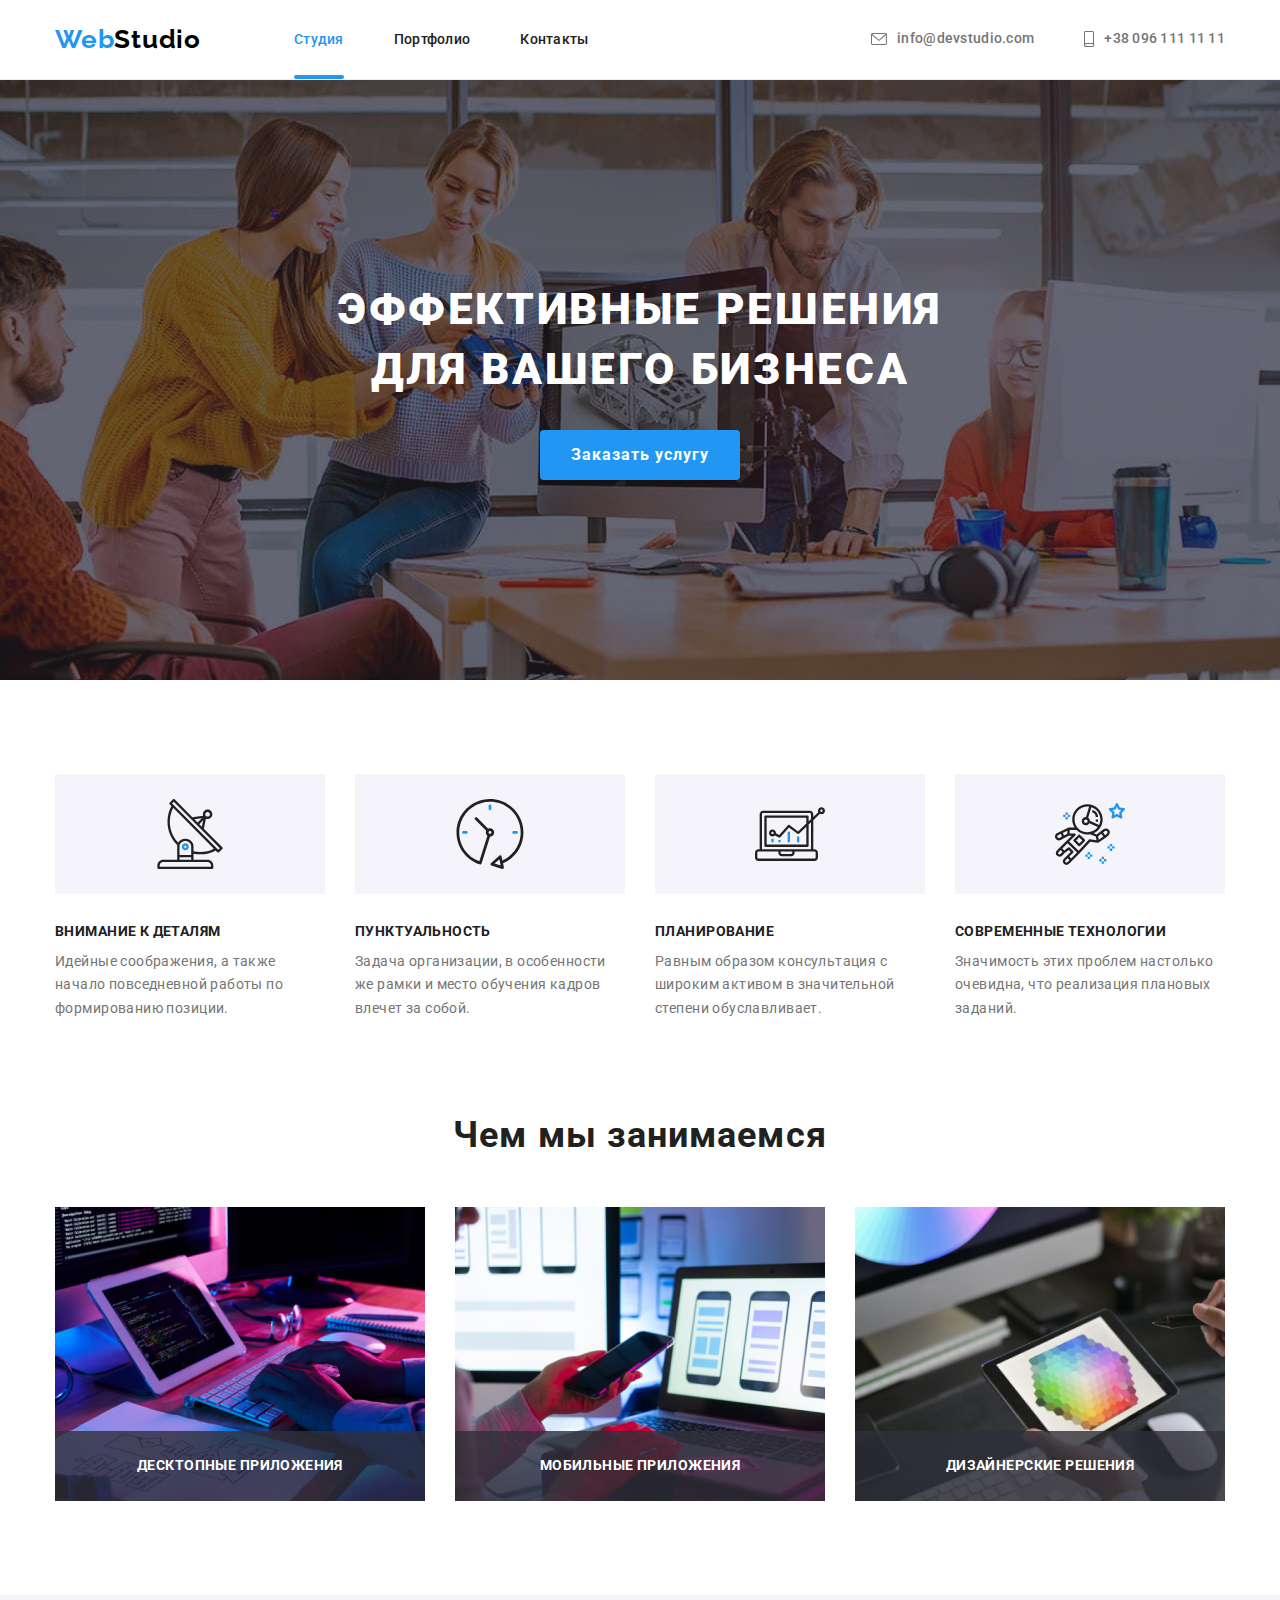
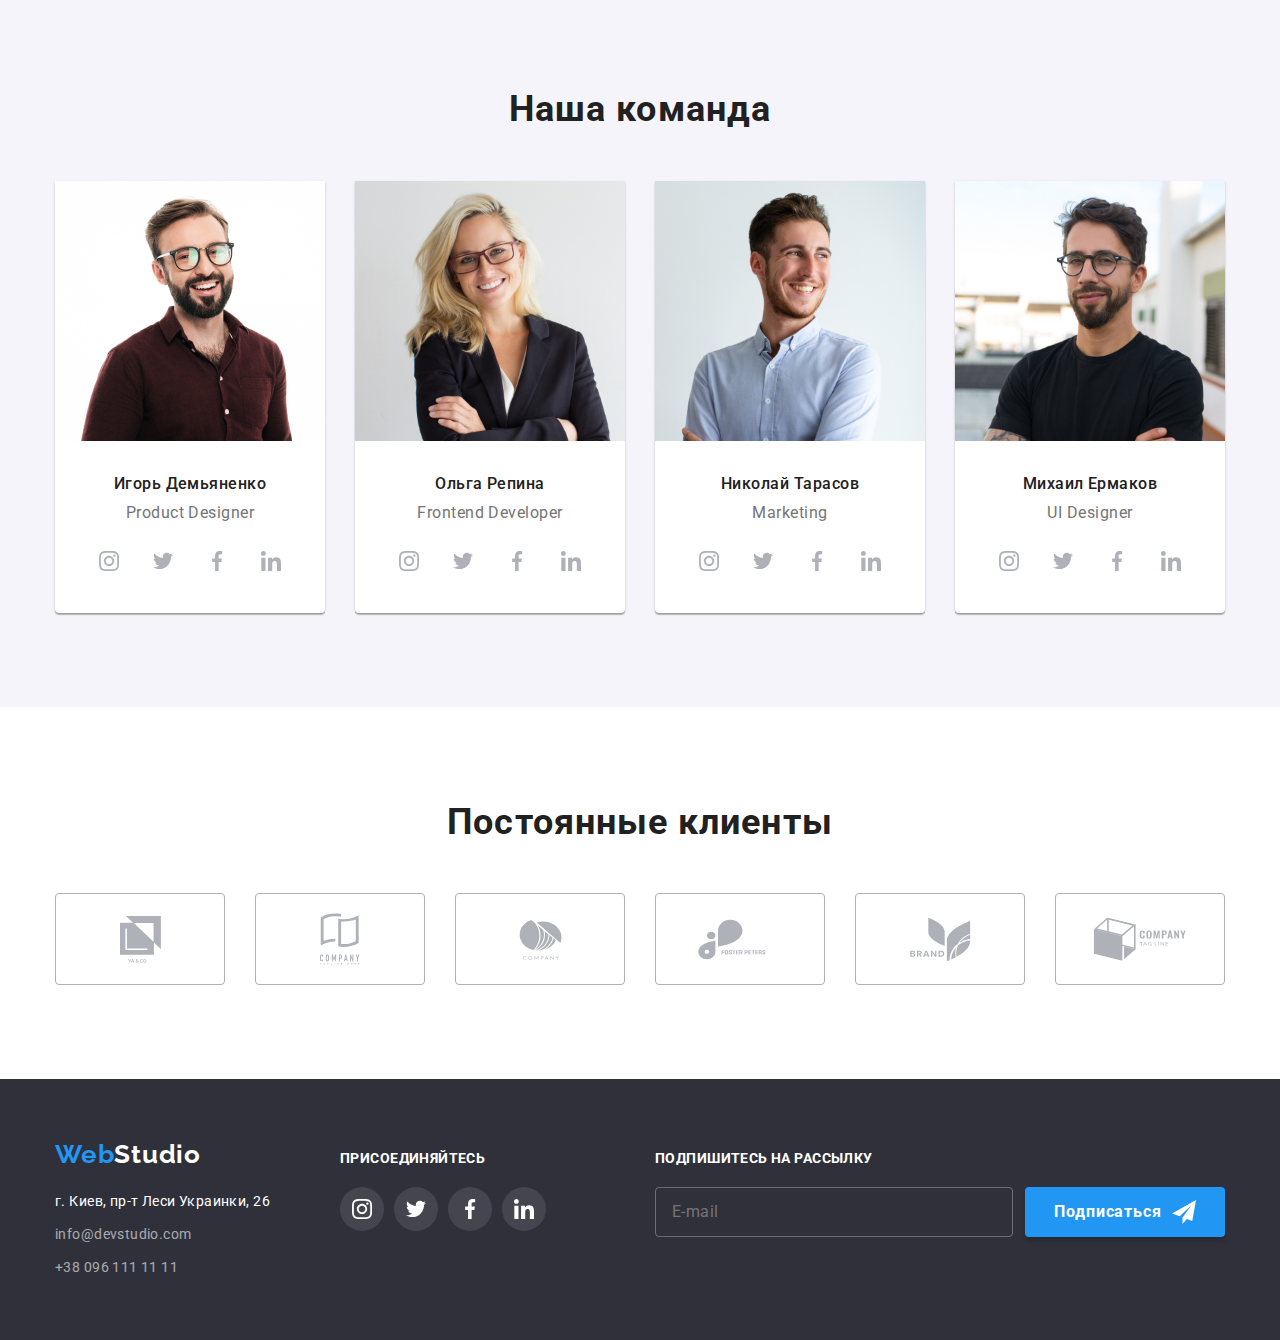
<file: index.html>
<!DOCTYPE html>
<html lang="ru">
  <head>
    <meta charset="UTF-8" />
    <meta http-equiv="X-UA-Compatible" content="IE=edge" />
    <meta name="viewport" content="width=device-width, initial-scale=1.0" />
    <title>Студия</title>
    <link rel="preconnect" href="https://fonts.googleapis.com" />
    <link rel="preconnect" href="https://fonts.gstatic.com" crossorigin />
    <link
      href="https://fonts.googleapis.com/css2?family=Raleway:wght@700&amp;family=Roboto:wght@400;500;700;900&amp;display=swap"
      rel="stylesheet"
    />
    <link
      rel="stylesheet"
      href="https://cdnjs.cloudflare.com/ajax/libs/modern-normalize/1.0.0/modern-normalize.min.css"
    />
    <link rel="stylesheet" href="./css/styles.css" />
  </head>
  <body>
    <!--Шапка сторінки-->
    <header class="header">
      <div class="conteiner header-conteiner">
        <!--Логотип-->
        <a href="index.html" lang="en" class="logo-header link"
          ><span class="logo-item">Web</span>Studio</a
        >
        <nav class="header-nav">
          <!--Навігація сайту-->
          <ul class="nav-menu list">
            <li class="nav-menu-item">
              <a href="./index.html" class="menu-link link current">Студия</a>
            </li>
            <li class="nav-menu-item">
              <a href="./portfolio.html" class="menu-link link">Портфолио</a>
            </li>
            <li class="nav-menu-item">
              <a href="" class="menu-link link">Контакты</a>
            </li>
          </ul>
        </nav>
        <!--телефон і емейл-->
        <ul class="auth-menu list">
          <li>
            <a href="mailto:info@devstudio.com" class="auth-link link" lang="en"
              ><svg class="auth-link-icon" width="16" height="12">
                <use href="./images/icons.svg#envelope"></use>
              </svg>
              info@devstudio.com</a
            >
          </li>
          <li>
            <a href="tel:+380961111111" class="auth-tel link auth-link"
              ><svg class="auth-tel-icon" width="10" height="16">
                <use href="./images/icons.svg#smartphone"></use>
              </svg>
              +38 096 111 11 11</a
            >
          </li>
        </ul>
      </div>
    </header>
    <!--Основний текст сайту-->
    <main>
      <!--герой-->
      <section class="hero">
        <div class="conteiner hero-conteiner">
          <h1 class="hero-title">Эффективные решения для вашего бизнеса</h1>
          <button type="button" class="hero-btn" data-modal-open>
            Заказать услугу
          </button>
        </div>
      </section>
      <!--особливості-->
      <section class="features">
        <div class="conteiner">
          <!--Особливості-->
          <ul class="features-menu list">
            <li class="features-item">
              <div class="features-bg">
                <svg class="features-icon" width="70" height="70">
                  <use href="./images/icons.svg#antenna"></use>
                </svg>
              </div>
              <h3 class="features-title">Внимание к деталям</h3>
              <p class="features-text">
                Идейные соображения, а также начало повседневной работы по
                формированию позиции.
              </p>
            </li>
            <li class="features-item">
              <div class="features-bg">
                <svg class="features-icon" width="70" height="70">
                  <use href="./images/icons.svg#clock"></use>
                </svg>
              </div>
              <h3 class="features-title">Пунктуальность</h3>
              <p class="features-text">
                Задача организации, в особенности же рамки и место обучения
                кадров влечет за собой.
              </p>
            </li>
            <li class="features-item">
              <div class="features-bg">
                <svg class="features-icon" width="70" height="70">
                  <use href="./images/icons.svg#diagram"></use>
                </svg>
              </div>
              <h3 class="features-title">Планирование</h3>
              <p class="features-text">
                Равным образом консультация с широким активом в значительной
                степени обуславливает.
              </p>
            </li>
            <li class="features-item">
              <div class="features-bg">
                <svg class="features-icon" width="70" height="70">
                  <use href="./images/icons.svg#astronaut"></use>
                </svg>
              </div>
              <h3 class="features-title">Современные технологии</h3>
              <p class="features-text">
                Значимость этих проблем настолько очевидна, что реализация
                плановых заданий.
              </p>
            </li>
          </ul>
        </div>
      </section>
      <!--Чим ми займаємось-->
      <section class="activity section">
        <div class="conteiner">
          <h2 class="activity-title">Чем мы занимаемся</h2>
          <!--Зображення задач-->
          <ul class="activity-menu list">
            <li class="activity-item">
              <div class="activity-label">
                <p class="activity-text">Десктопные приложения</p>
              </div>
              <img
                class="activity-img"
                src="./images/creating_a_site.jpg"
                alt="создание сайта"
                width="370"
              />
            </li>
            <li class="activity-item">
              <div class="activity-label">
                <p class="activity-text">Мобильные приложения</p>
              </div>
              <img
                class="activity-img"
                src="./images/creating_applications.jpg"
                alt="создание мобильных приложений"
                width="370"
              />
            </li>
            <li class="activity-item">
              <div class="activity-label">
                <p class="activity-text">Дизайнерские решения</p>
              </div>
              <img
                class="activity-img"
                src="./images/design.jpg"
                alt="оформление и дизайн"
                width="370"
              />
            </li>
          </ul>
        </div>
      </section>
      <!--Наша команда-->
      <section class="team section">
        <div class="conteiner">
          <h2 class="team-title">Наша команда</h2>
          <ul class="team-menu list">
            <li class="team-item">
              <img
                src="./images/demyanenko.jpg"
                alt="Игорь Демьяненко"
                width="270"
              />
              <div class="team-block">
                <h3 class="name-title">Игорь Демьяненко</h3>
                <p lang="en" class="name-text">Product Designer</p>
              </div>
              <ul class="team-social-menu list">
                <li class="team-social-item">
                  <a href="" class="team-social-link">
                    <svg class="team-social-icon" width="20" height="20">
                      <use href="./images/icons.svg#instagram"></use>
                    </svg>
                  </a>
                </li>
                <li class="team-social-item">
                  <a href="" class="team-social-link">
                    <svg class="team-social-icon" width="20" height="20">
                      <use href="./images/icons.svg#twitter"></use>
                    </svg>
                  </a>
                </li>
                <li class="team-social-item">
                  <a href="" class="team-social-link">
                    <svg class="team-social-icon" width="20" height="20">
                      <use href="./images/icons.svg#facebook"></use>
                    </svg>
                  </a>
                </li>
                <li class="team-social-item">
                  <a href="" class="team-social-link">
                    <svg class="team-social-icon" width="20" height="20">
                      <use href="./images/icons.svg#linkedin"></use>
                    </svg>
                  </a>
                </li>
              </ul>
            </li>
            <li class="team-item">
              <img src="./images/repina.jpg" alt="Ольга Репина" width="270" />
              <div class="team-block">
                <h3 class="name-title">Ольга Репина</h3>
                <p lang="en" class="name-text">Frontend Developer</p>
              </div>
              <ul class="team-social-menu list">
                <li class="team-social-item">
                  <a href="" class="team-social-link">
                    <svg class="team-social-icon" width="20" height="20">
                      <use href="./images/icons.svg#instagram"></use>
                    </svg>
                  </a>
                </li>
                <li class="team-social-item">
                  <a href="" class="team-social-link">
                    <svg class="team-social-icon" width="20" height="20">
                      <use href="./images/icons.svg#twitter"></use>
                    </svg>
                  </a>
                </li>
                <li class="team-social-item">
                  <a href="" class="team-social-link">
                    <svg class="team-social-icon" width="20" height="20">
                      <use href="./images/icons.svg#facebook"></use>
                    </svg>
                  </a>
                </li>
                <li class="team-social-item">
                  <a href="" class="team-social-link">
                    <svg class="team-social-icon" width="20" height="20">
                      <use href="./images/icons.svg#linkedin"></use>
                    </svg>
                  </a>
                </li>
              </ul>
            </li>
            <li class="team-item">
              <img
                src="./images/tarasov.jpg"
                alt="Николай Тарасов"
                width="270"
              />
              <div class="team-block">
                <h3 class="name-title">Николай Тарасов</h3>
                <p lang="en" class="name-text">Marketing</p>
              </div>
              <ul class="team-social-menu list">
                <li class="team-social-item">
                  <a href="" class="team-social-link">
                    <svg class="team-social-icon" width="20" height="20">
                      <use href="./images/icons.svg#instagram"></use>
                    </svg>
                  </a>
                </li>
                <li class="team-social-item">
                  <a href="" class="team-social-link">
                    <svg class="team-social-icon" width="20" height="20">
                      <use href="./images/icons.svg#twitter"></use>
                    </svg>
                  </a>
                </li>
                <li class="team-social-item">
                  <a href="" class="team-social-link">
                    <svg class="team-social-icon" width="20" height="20">
                      <use href="./images/icons.svg#facebook"></use>
                    </svg>
                  </a>
                </li>
                <li class="team-social-item">
                  <a href="" class="team-social-link">
                    <svg class="team-social-icon" width="20" height="20">
                      <use href="./images/icons.svg#linkedin"></use>
                    </svg>
                  </a>
                </li>
              </ul>
            </li>
            <li class="team-item">
              <img
                src="./images/ermakov.jpg"
                alt="Михаил Ермаков"
                width="270"
              />
              <div class="team-block">
                <h3 class="name-title">Михаил Ермаков</h3>
                <p lang="en" class="name-text">UI Designer</p>
              </div>
              <ul class="team-social-menu list">
                <li class="team-social-item">
                  <a href="" class="team-social-link">
                    <svg class="team-social-icon" width="20" height="20">
                      <use href="./images/icons.svg#instagram"></use>
                    </svg>
                  </a>
                </li>
                <li class="team-social-item">
                  <a href="" class="team-social-link">
                    <svg class="team-social-icon" width="20" height="20">
                      <use href="./images/icons.svg#twitter"></use>
                    </svg>
                  </a>
                </li>
                <li class="team-social-item">
                  <a href="" class="team-social-link">
                    <svg class="team-social-icon" width="20" height="20">
                      <use href="./images/icons.svg#facebook"></use>
                    </svg>
                  </a>
                </li>
                <li class="team-social-item">
                  <a href="" class="team-social-link">
                    <svg class="team-social-icon" width="20" height="20">
                      <use href="./images/icons.svg#linkedin"></use>
                    </svg>
                  </a>
                </li>
              </ul>
            </li>
          </ul>
        </div>
      </section>
      <!-- Постійні клієнти -->
      <section class="clients section">
        <div class="conteiner">
          <h2 class="clients-title">Постоянные клиенты</h2>
          <ul class="clients-menu list">
            <li class="clients-item">
              <a href="" class="clients-link">
                <svg class="clients-icon" width="41" height="47">
                  <use href="./images/icons.svg#company-1"></use>
                </svg>
              </a>
            </li>
            <li class="clients-item">
              <a href="" class="clients-link">
                <svg class="clients-icon" width="40" height="52">
                  <use href="./images/icons.svg#company-2"></use>
                </svg>
              </a>
            </li>
            <li class="clients-item">
              <a href="" class="clients-link">
                <svg class="clients-icon" width="43" height="41">
                  <use href="./images/icons.svg#company-3"></use>
                </svg>
              </a>
            </li>
            <li class="clients-item">
              <a href="" class="clients-link">
                <svg class="clients-icon" width="84" height="41">
                  <use href="./images/icons.svg#company-4"></use>
                </svg>
              </a>
            </li>
            <li class="clients-item">
              <a href="" class="clients-link">
                <svg class="clients-icon" width="63" height="45">
                  <use href="./images/icons.svg#company-5"></use>
                </svg>
              </a>
            </li>
            <li class="clients-item">
              <a href="" class="clients-link">
                <svg class="clients-icon" width="94" height="44">
                  <use href="./images/icons.svg#company-6"></use>
                </svg>
              </a>
            </li>
          </ul>
        </div>
      </section>
    </main>
    <!--Футер-->
    <footer class="footer">
      <div class="conteiner footer-block">
        <div class="footer-address-block">
          <a href="index.html" lang="en" class="logo-footer link"
            ><span class="logo-item">Web</span>Studio</a
          >
          <address class="address">
            <p class="footer-address">г. Киев, пр-т Леси Украинки, 26</p>
            <a
              href="mailto:info@devstudio.com"
              lang="en"
              class="footer-web link"
              >info@devstudio.com</a
            >
            <a href="tel:+380961111111" class="footer-tel link"
              >+38 096 111 11 11</a
            >
          </address>
        </div>
        <div class="footer-social">
          <p class="footer-social-text">присоединяйтесь</p>
          <ul class="footer-social-menu list">
            <li class="footer-social-item">
              <a href="" class="footer-social-link">
                <svg class="footer-social-icon" width="20" height="20">
                  <use href="./images/icons.svg#instagram"></use>
                </svg>
              </a>
            </li>
            <li class="footer-social-item">
              <a href="" class="footer-social-link">
                <svg class="footer-social-icon" width="20" height="20">
                  <use href="./images/icons.svg#twitter"></use>
                </svg>
              </a>
            </li>
            <li class="footer-social-item">
              <a href="" class="footer-social-link">
                <svg class="footer-social-icon" width="20" height="20">
                  <use href="./images/icons.svg#facebook"></use>
                </svg>
              </a>
            </li>
            <li class="footer-social-item">
              <a href="" class="footer-social-link">
                <svg class="footer-social-icon" width="20" height="20">
                  <use href="./images/icons.svg#linkedin"></use>
                </svg>
              </a>
            </li>
          </ul>
        </div>
        <div class="footer-sign">
          <p class="footer-sign-text">подпишитесь на рассылку</p>
          <form class="footer-sign-form">
            <input
              class="footer-sign-input"
              name="email"
              type="email"
              placeholder="E-mail"
            />
            <button class="footer-sign-button" type="submit">
              Подписаться
              <svg class="footer-sign-form-icon" width="24" height="24">
                <use href="./images/icons.svg#send"></use>
              </svg>
            </button>
          </form>
        </div>
      </div>
    </footer>
    <!--Бекдроп-->
    <div class="backdrop is-hidden" data-modal>
      <div class="modal">
        <button type="button" class="modal-btn" data-modal-close>
          <svg class="modal-close" width="18" height="18">
            <use href="./images/icons.svg#close"></use>
          </svg>
        </button>
        <p class="modal-text">Оставьте свои данные, мы вам перезвоним</p>
        <form class="modal-form" action="">
          <label class="modal-form-label"
            >Имя
            <span class="modal-form-field">
              <input
                class="modal-form-input"
                type="text"
                name="name"
                minlength="2"
                pattern="[a-zA-Zа-яїєіёА-ЯЇІЁ]+"
                title="Имя должно содержать символы кириллицы или латиницы"
                required
              />
              <svg class="modal-form-icon" width="18" height="18">
                <use href="./images/icons.svg#person-modal"></use>
              </svg>
            </span>
          </label>

          <label class="modal-form-label"
            >Телефон
            <span class="modal-form-field">
              <input
                class="modal-form-input"
                type="tel"
                name="tel"
                minlength="5"
                maxlength="15"
                pattern="[0-9]{3}-[0-9]{3}-[0-9]{2}-[0-9]{2}"
                title="050-777-22-33"
              />
              <svg class="modal-form-icon" width="18" height="18">
                <use href="./images/icons.svg#phone-modal"></use>
              </svg>
            </span>
          </label>
          <label class="modal-form-label"
            >Почта
            <span class="modal-form-field">
              <input class="modal-form-input" type="email" name="email" />
              <svg class="modal-form-icon" width="18" height="18">
                <use href="./images/icons.svg#email-modal"></use>
              </svg>
            </span>
          </label>
          <label class="modal-form-label"
            >Комментарий
            <textarea
              class="modal-form-comment"
              name="comment"
              placeholder="Введите текст"
            ></textarea>
          </label>
          <div class="modal-form-accept">
            <input
              class="modal-accept-input visually-hidden"
              type="checkbox"
              name="accept-policy"
              id="accept-policy"
            />
            <label class="modal-accept-label" for="accept-policy">
              Соглашаюсь с рассылкой и принимаю
              <a class="modal-accept-link" href="">Условия договора</a></label
            >
          </div>
          <button class="modal-form-btn" type="submit">Отправить</button>
        </form>
      </div>
    </div>
    <script src="./js/modal.js"></script>
  </body>
</html>
</file>
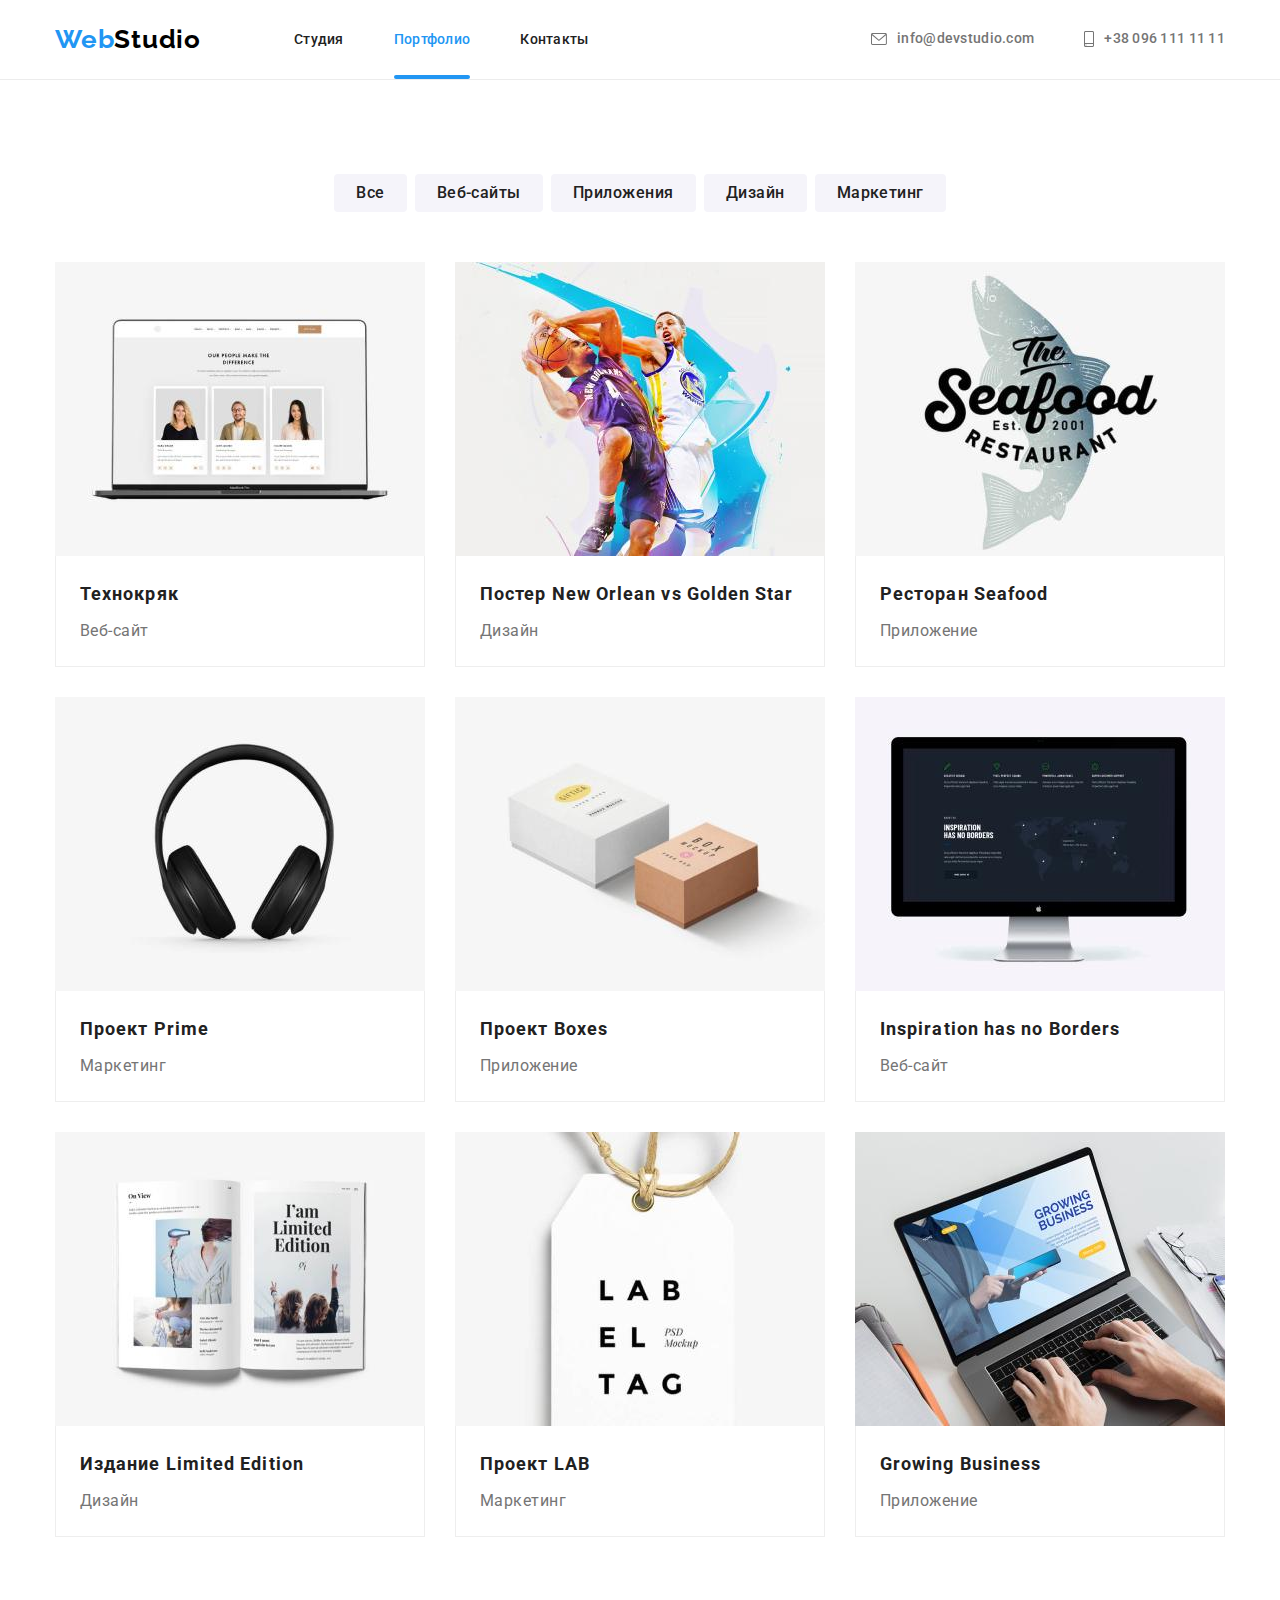
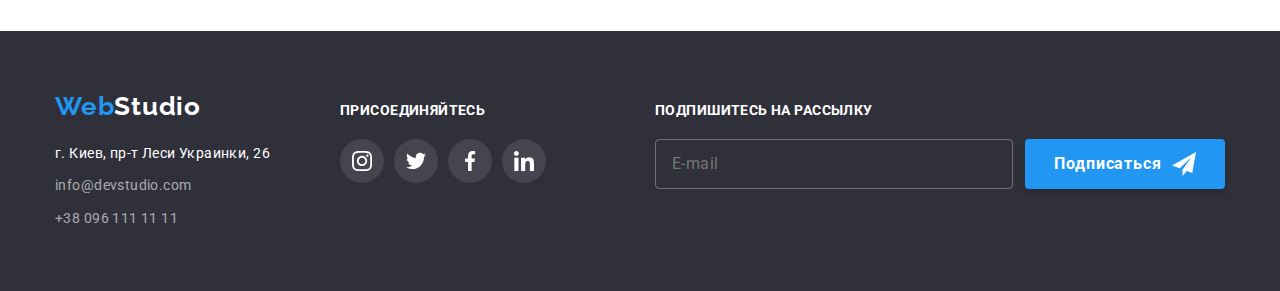
<file: portfolio.html>
<!DOCTYPE html>
<html lang="ru">
  <head>
    <meta charset="UTF-8" />
    <meta http-equiv="X-UA-Compatible" content="IE=edge" />
    <meta name="viewport" content="width=device-width, initial-scale=1.0" />
    <title>Студия</title>
    <link rel="preconnect" href="https://fonts.googleapis.com" />
    <link rel="preconnect" href="https://fonts.gstatic.com" crossorigin />
    <link
      href="https://fonts.googleapis.com/css2?family=Raleway:wght@700&amp;family=Roboto:wght@400;500;700;900&amp;display=swap"
      rel="stylesheet"
    />
    <link
      rel="stylesheet"
      href="https://cdnjs.cloudflare.com/ajax/libs/modern-normalize/1.0.0/modern-normalize.min.css"
    />
    <link rel="stylesheet" href="./css/styles.css" />
  </head>
  <body>
    <!--Шапка сторінки-->
    <header class="header">
      <div class="conteiner header-conteiner">
        <!--Логотип-->
        <a href="index.html" lang="en" class="logo-header link"
          ><span class="logo-item">Web</span>Studio</a
        >
        <nav class="header-nav">
          <!--Навігація сайту-->
          <ul class="nav-menu list">
            <li class="nav-menu-item">
              <a href="./index.html" class="menu-link link">Студия</a>
            </li>
            <li class="nav-menu-item">
              <a href="./portfolio.html" class="menu-link link current"
                >Портфолио</a
              >
            </li>
            <li class="nav-menu-item">
              <a href="" class="menu-link link">Контакты</a>
            </li>
          </ul>
        </nav>
        <!--телефон і емейл-->
        <ul class="auth-menu list">
          <li>
            <a href="mailto:info@devstudio.com" class="auth-link link" lang="en"
              ><svg class="auth-link-icon" width="16" height="12">
                <use href="./images/icons.svg#envelope"></use>
              </svg>
              info@devstudio.com</a
            >
          </li>
          <li>
            <a href="tel:+380961111111" class="auth-tel link auth-link"
              ><svg class="auth-tel-icon" width="10" height="16">
                <use href="./images/icons.svg#smartphone"></use>
              </svg>
              +38 096 111 11 11</a
            >
          </li>
        </ul>
      </div>
    </header>
    <!-- головний контент -->
    <main>
      <section class="portfolio section">
        <div class="conteiner">
          <!-- кнопки -->
          <ul class="portfolio-btn-menu list">
            <li class="potfolio-btn-item">
              <button type="button" class="portfolio-btn">Все</button>
            </li>
            <li class="potfolio-btn-item">
              <button type="button" class="portfolio-btn">Веб-сайты</button>
            </li>
            <li class="potfolio-btn-item">
              <button type="button" class="portfolio-btn">Приложения</button>
            </li>
            <li class="potfolio-btn-item">
              <button type="button" class="portfolio-btn">Дизайн</button>
            </li>
            <li class="potfolio-btn-item">
              <button type="button" class="portfolio-btn">Маркетинг</button>
            </li>
          </ul>
          <!-- список картинок -->
          <ul class="portfolio-img-menu list">
            <li class="portfolio-img-item">
              <a href="" class="portfolio-card link">
                <div class="portfolio-card-block">
                  <img
                    class="portfolio-img"
                    src="./images/notebook.jpg"
                    alt="ноутбук"
                    width="370"
                  />
                  <div class="portfolio-overlay">
                    <p class="portfolio-overlay-text">
                      Технокряк это современная площадка распространения
                      коронавируса. Компании используют эту платформу для
                      цифрового шпионажа и атак на защищённые сервера
                      конкурентов.
                    </p>
                  </div>
                </div>
                <div class="potfolio-img-block">
                  <h3 class="portfolio-img-title">Технокряк</h3>
                  <p class="portfolio-img-text">Веб-сайт</p>
                </div>
              </a>
            </li>
            <li class="portfolio-img-item">
              <a href="" class="portfolio-card link"
                ><div class="portfolio-card-block">
                  <img
                    class="portfolio-img"
                    src="./images/basketball.jpg"
                    alt="баскетбол"
                    width="370"
                  />
                  <div class="portfolio-overlay">
                    <p class="portfolio-overlay-text">
                      Технокряк это современная площадка распространения
                      коронавируса. Компании используют эту платформу для
                      цифрового шпионажа и атак на защищённые сервера
                      конкурентов.
                    </p>
                  </div>
                </div>
                <div class="potfolio-img-block">
                  <h3 class="portfolio-img-title">
                    Постер <span lang="en">New Orlean vs Golden Star</span>
                  </h3>
                  <p class="portfolio-img-text">Дизайн</p>
                </div></a
              >
            </li>
            <li class="portfolio-img-item">
              <a href="" class="portfolio-card link">
                <div class="portfolio-card-block">
                  <img
                    class="portfolio-img"
                    src="./images/restourant.jpg"
                    alt="морепродукты"
                    width="370"
                  />
                  <div class="portfolio-overlay">
                    <p class="portfolio-overlay-text">
                      Технокряк это современная площадка распространения
                      коронавируса. Компании используют эту платформу для
                      цифрового шпионажа и атак на защищённые сервера
                      конкурентов.
                    </p>
                  </div>
                </div>
                <div class="potfolio-img-block">
                  <h3 class="portfolio-img-title">
                    Ресторан <span lang="en">Seafood</span>
                  </h3>
                  <p class="portfolio-img-text">Приложение</p>
                </div>
              </a>
            </li>
            <li class="portfolio-img-item">
              <a href="" class="portfolio-card link"
                ><div class="portfolio-card-block">
                  <img
                    class="portfolio-img"
                    src="./images/earphones.jpg"
                    alt="наушники"
                    width="370"
                  />
                  <div class="portfolio-overlay">
                    <p class="portfolio-overlay-text">
                      Технокряк это современная площадка распространения
                      коронавируса. Компании используют эту платформу для
                      цифрового шпионажа и атак на защищённые сервера
                      конкурентов.
                    </p>
                  </div>
                </div>
                <div class="potfolio-img-block">
                  <h3 class="portfolio-img-title">
                    Проект <span lang="en">Prime</span>
                  </h3>
                  <p class="portfolio-img-text">Маркетинг</p>
                </div></a
              >
            </li>
            <li class="portfolio-img-item">
              <a href="" class="portfolio-card link"
                ><div class="portfolio-card-block">
                  <img
                    class="portfolio-img"
                    src="./images/boxes.jpg"
                    alt="коробки"
                    width="370"
                  />
                  <div class="portfolio-overlay">
                    <p class="portfolio-overlay-text">
                      Технокряк это современная площадка распространения
                      коронавируса. Компании используют эту платформу для
                      цифрового шпионажа и атак на защищённые сервера
                      конкурентов.
                    </p>
                  </div>
                </div>
                <div class="potfolio-img-block">
                  <h3 class="portfolio-img-title">
                    Проект <span lang="en">Boxes</span>
                  </h3>
                  <p class="portfolio-img-text">Приложение</p>
                </div></a
              >
            </li>
            <li class="portfolio-img-item">
              <a href="" class="portfolio-card link"
                ><div class="portfolio-card-block">
                  <img
                    class="portfolio-img"
                    src="./images/monitor.jpg"
                    alt="монитор"
                    width="370"
                  />
                  <div class="portfolio-overlay">
                    <p class="portfolio-overlay-text">
                      Технокряк это современная площадка распространения
                      коронавируса. Компании используют эту платформу для
                      цифрового шпионажа и атак на защищённые сервера
                      конкурентов.
                    </p>
                  </div>
                </div>
                <div class="potfolio-img-block">
                  <h3 class="portfolio-img-title" lang="en">
                    Inspiration has no Borders
                  </h3>
                  <p class="portfolio-img-text">Веб-сайт</p>
                </div></a
              >
            </li>
            <li class="portfolio-img-item">
              <a href="" class="portfolio-card link"
                ><div class="portfolio-card-block">
                  <img
                    class="portfolio-img"
                    src="./images/book.jpg"
                    alt="книга"
                    width="370"
                  />
                  <div class="portfolio-overlay">
                    <p class="portfolio-overlay-text">
                      Технокряк это современная площадка распространения
                      коронавируса. Компании используют эту платформу для
                      цифрового шпионажа и атак на защищённые сервера
                      конкурентов.
                    </p>
                  </div>
                </div>
                <div class="potfolio-img-block">
                  <h3 class="portfolio-img-title">
                    Издание <span lang="en">Limited Edition</span>
                  </h3>
                  <p class="portfolio-img-text">Дизайн</p>
                </div></a
              >
            </li>
            <li class="portfolio-img-item">
              <a href="" class="portfolio-card link">
                <div class="portfolio-card-block">
                  <img
                    class="portfolio-img"
                    src="./images/labeltag.jpg"
                    alt="ярлык"
                    width="370"
                  />
                  <div class="portfolio-overlay">
                    <p class="portfolio-overlay-text">
                      Технокряк это современная площадка распространения
                      коронавируса. Компании используют эту платформу для
                      цифрового шпионажа и атак на защищённые сервера
                      конкурентов.
                    </p>
                  </div>
                </div>
                <div class="potfolio-img-block">
                  <h3 class="portfolio-img-title">
                    Проект <span lang="en">LAB</span>
                  </h3>
                  <p class="portfolio-img-text">Маркетинг</p>
                </div>
              </a>
            </li>
            <li class="portfolio-img-item">
              <a href="" class="portfolio-card link">
                <div class="portfolio-card-block">
                  <img
                    class="portfolio-img"
                    src="./images/business.jpg"
                    alt="бизнес"
                    width="370"
                  />
                  <div class="portfolio-overlay">
                    <p class="portfolio-overlay-text">
                      Технокряк это современная площадка распространения
                      коронавируса. Компании используют эту платформу для
                      цифрового шпионажа и атак на защищённые сервера
                      конкурентов.
                    </p>
                  </div>
                </div>
                <div class="potfolio-img-block">
                  <h3 class="portfolio-img-title" lang="en">
                    Growing Business
                  </h3>
                  <p class="portfolio-img-text">Приложение</p>
                </div>
              </a>
            </li>
          </ul>
        </div>
      </section>
    </main>
    <!-- футер -->
    <footer class="footer">
      <div class="conteiner footer-block">
        <div class="footer-address-block">
          <a href="index.html" lang="en" class="logo-footer link"
            ><span class="logo-item">Web</span>Studio</a
          >
          <address class="address">
            <p class="footer-address">г. Киев, пр-т Леси Украинки, 26</p>
            <a
              href="mailto:info@devstudio.com"
              lang="en"
              class="footer-web link"
              >info@devstudio.com</a
            >
            <a href="tel:+380961111111" class="footer-tel link"
              >+38 096 111 11 11</a
            >
          </address>
        </div>
        <div class="footer-social">
          <p class="footer-social-text">присоединяйтесь</p>
          <ul class="footer-social-menu list">
            <li class="footer-social-item">
              <a href="" class="footer-social-link">
                <svg class="footer-social-icon" width="20" height="20">
                  <use href="./images/icons.svg#instagram"></use>
                </svg>
              </a>
            </li>
            <li class="footer-social-item">
              <a href="" class="footer-social-link">
                <svg class="footer-social-icon" width="20" height="20">
                  <use href="./images/icons.svg#twitter"></use>
                </svg>
              </a>
            </li>
            <li class="footer-social-item">
              <a href="" class="footer-social-link">
                <svg class="footer-social-icon" width="20" height="20">
                  <use href="./images/icons.svg#facebook"></use>
                </svg>
              </a>
            </li>
            <li class="footer-social-item">
              <a href="" class="footer-social-link">
                <svg class="footer-social-icon" width="20" height="20">
                  <use href="./images/icons.svg#linkedin"></use>
                </svg>
              </a>
            </li>
          </ul>
        </div>
        <div class="footer-sign">
          <p class="footer-sign-text">подпишитесь на рассылку</p>
          <form class="footer-sign-form">
            <input
              class="footer-sign-input"
              name="email"
              type="email"
              placeholder="E-mail"
            />
            <button class="footer-sign-button" type="submit">
              Подписаться
              <svg class="footer-sign-form-icon" width="24" height="24">
                <use href="./images/icons.svg#send"></use>
              </svg>
            </button>
          </form>
        </div>
      </div>
    </footer>
  </body>
</html>
</file>
<file: css/styles.css>
html {
  box-sizing: border-box;
}

*,
*::before,
*::after {
  box-sizing: inherit;
}

:root {
  --primary-text-color: #757575;
  --primary-title-color: #212121;
  --white-title-color: #ffffff;
  --accent-color: #2196f3;
  --header-text-color: #212121;
  --footer-text-color: rgba(255, 255, 255, 0.6);
  --footer-icon-bg-color: rgba(255, 255, 255, 0.1);
  --background-item-color: #f5f4fa;
  --icons-media-color: #afb1b8;
  --icon-black-color: #000000;
}

body {
  font-family: 'Roboto', sans-serif;
  color: var(--header-text-color);
}

input:-webkit-autofill,
input:-webkit-autofill:hover,
input:-webkit-autofill:focus,
input:-webkit-autofill:active {
  transition: background-color 50000s ease-in-out 0s, color 5000s ease-in-out 0s;
}

h1,
h2,
h3,
h4,
h4,
h5,
p {
  margin: 0;
}

ul {
  margin: 0;
  padding: 0;
}

.list {
  list-style: none;
}

.link {
  text-decoration: none;
}

.conteiner {
  width: 1200px;
  padding-left: 15px;
  padding-right: 15px;
  margin-left: auto;
  margin-right: auto;
}

.section {
  padding-top: 94px;
  padding-bottom: 94px;
}

/* -----------------------header------------------------- */

.header {
  padding-top: 24px;
  padding-bottom: 24px;
  border-bottom: 1px solid #ececec;
}

.header-conteiner {
  display: flex;
  align-items: center;
}

.link.current {
  color: var(--accent-color);
}

.nav-menu {
  display: flex;
}

.nav-menu-item:not(:last-child) {
  margin-right: 50px;
}

.logo-header {
  font-family: Raleway, sans-serif;
  font-style: normal;
  font-weight: 700;
  font-size: 26px;
  line-height: 1.19;
  letter-spacing: 0.03em;
  color: #000000;
  margin-right: 93px;
}

.logo-footer {
  font-family: Raleway, sans-serif;
  font-style: normal;
  font-weight: 700;
  font-size: 26px;
  line-height: 1.19;
  letter-spacing: 0.03em;
  color: #ffffff;
}

.logo-item {
  color: #2196f3;
}

.menu-link {
  position: relative;
  font-weight: 500;
  font-size: 14px;
  line-height: 1.14;
  letter-spacing: 0.02em;
  color: var(--header-text-color);
  transition-property: color;
  transition-duration: 250ms;
  transition-timing-function: cubic-bezier(0.4, 0, 0.2, 1);
}

.current.menu-link::after {
  position: absolute;
  content: '';
  display: block;
  width: 100%;
  height: 4px;
  border-radius: 2px;
  background-color: var(--accent-color);
  bottom: -31.4px;
}

.menu-link:hover,
.menu-link:focus {
  color: var(--accent-color);
}

.auth-menu {
  display: flex;
  margin-left: auto;
}

.auth-link {
  font-weight: 500;
  font-size: 14px;
  line-height: 1.14;
  letter-spacing: 0.02em;
  color: var(--primary-text-color);
  display: flex;
  align-items: center;
  transition-property: color;
  transition-duration: 250ms;
  transition-timing-function: cubic-bezier(0.4, 0, 0.2, 1);
}

.auth-tel {
  margin-left: 50px;
}

.auth-link:hover,
.auth-link:focus {
  color: var(--accent-color);
}

.auth-link-icon {
  margin-right: 10px;
  fill: currentColor;
}

.auth-tel-icon {
  margin-right: 10px;
  fill: currentColor;
}

/* --------------------hero----------------------- */

.hero {
  background-image: linear-gradient(
      rgba(47, 48, 58, 0.4),
      rgba(47, 48, 58, 0.4)
    ),
    url(../images/hero-bg.jpg);
  max-width: 1600px;
  background-repeat: no-repeat;
  background-size: cover;
  background-position: center;
  margin-left: auto;
  margin-right: auto;
}

.hero-conteiner {
  padding-top: 200px;
  padding-bottom: 200px;
}

.hero-title {
  font-weight: 900;
  font-size: 44px;
  line-height: 1.36;
  letter-spacing: 0.06em;
  text-transform: uppercase;
  color: var(--white-title-color);
  width: 696px;
  text-align: center;
  margin-left: auto;
  margin-right: auto;
}

.hero-btn {
  display: block;
  font-family: inherit;
  font-weight: bold;
  font-size: 16px;
  line-height: 1.87;
  letter-spacing: 0.06em;
  color: var(--white-title-color);
  cursor: pointer;
  background: #2196f3;
  box-shadow: 0px 4px 4px rgba(0, 0, 0, 0.15);
  margin-left: auto;
  margin-right: auto;
  margin-top: 30px;
  min-width: 200px;
  height: 50px;
  border-radius: 4px;
  border-style: none;
  transition-property: background-color;
  transition-duration: 250ms;
  transition-timing-function: cubic-bezier(0.4, 0, 0.2, 1);
}

.hero-btn:hover,
.hero-btn:focus {
  background-color: #188ce8;
}

/* --------------------features----------------------- */

.features-bg {
  width: 270px;
  height: 120px;
  padding: 25px 100px;
  background-color: var(--background-item-color);
  margin-bottom: 30px;
}

.features {
  padding-top: 94px;
}

.features-menu {
  display: flex;
  justify-content: space-between;
}

.features-item {
  width: 270px;
}

.features-title {
  display: block;
  font-weight: 700;
  font-size: 14px;
  line-height: 1.14;
  letter-spacing: 0.03em;
  text-transform: uppercase;
  color: var(--primary-title-color);
  margin-bottom: 10px;
}

.features-text {
  font-size: 14px;
  line-height: 1.71;
  letter-spacing: 0.03em;
  color: var(--primary-text-color);
}

/* --------------------activity----------------------- */

.activity-title {
  display: block;
  font-weight: bold;
  font-size: 36px;
  line-height: 1.16;
  letter-spacing: 0.03em;
  color: var(--primary-title-color);
  text-align: center;
  margin-bottom: 50px;
}

.activity-menu {
  display: flex;
  justify-content: space-between;
}

.activity-item {
  position: relative;
}

.activity-label {
  position: absolute;
  width: 100%;
  height: 70px;
  bottom: 0;
}

.activity-text {
  background: rgba(47, 48, 58, 0.8);
  font-weight: 700;
  font-size: 14px;
  line-height: 1.14;
  text-align: center;
  letter-spacing: 0.03em;
  text-transform: uppercase;
  color: var(--white-title-color);
  padding-top: 27px;
  padding-bottom: 27px;
}

.activity-img {
  display: block;
}

/* --------------------team----------------------- */

.team {
  background-color: var(--background-item-color);
  margin-left: auto;
  margin-right: auto;
}

.team-title {
  display: block;
  font-weight: bold;
  font-size: 36px;
  line-height: 1.16;
  letter-spacing: 0.03em;
  color: var(--primary-title-color);
  text-align: center;
  margin-bottom: 50px;
}

.team-menu {
  display: flex;
  justify-content: space-between;
}

.team-item {
  background: #ffffff;
  box-shadow: 0px 1px 3px rgba(0, 0, 0, 0.12), 0px 1px 1px rgba(0, 0, 0, 0.14),
    0px 2px 1px rgba(0, 0, 0, 0.2);
  border-radius: 0px 0px 4px 4px;
}

.team-block {
  padding-top: 30px;
  padding-bottom: 16px;
}

.name-title {
  display: block;
  font-weight: 500;
  font-size: 16px;
  line-height: 1.18;
  letter-spacing: 0.03em;
  color: var(--primary-title-color);
  text-align: center;
  margin-bottom: 10px;
}

.name-text {
  display: block;
  font-size: 16px;
  line-height: 1.18;
  letter-spacing: 0.03em;
  color: var(--primary-text-color);
  text-align: center;
}

.team-social-menu {
  display: flex;
  padding: 0px 32px 30px 32px;
  justify-content: space-between;
}

.team-social-link {
  display: flex;
  justify-content: center;
  align-items: center;
  width: 44px;
  height: 44px;
  border-radius: 50%;
  background-color: var(--white-title-color);
  color: var(--icons-media-color);
  transition-property: background-color, color;
  transition-duration: 250ms;
  transition-timing-function: cubic-bezier(0.4, 0, 0.2, 1);
}

.team-social-link:hover,
.team-social-link:focus {
  background-color: var(--accent-color);
  color: var(--white-title-color);
}

.team-social-icon {
  background-repeat: no-repeat;
  background-position: center;
  background-size: cover;
  fill: currentColor;
}

/* --------------------clients----------------------- */

.clients-title {
  font-weight: 700;
  font-size: 36px;
  line-height: 1.17;
  text-align: center;
  letter-spacing: 0.03em;
  color: var(--header-text-color);
  margin-bottom: 50px;
}

.clients-menu {
  display: flex;
  justify-content: space-between;
}

.clients-link {
  display: flex;
  justify-content: center;
  align-items: center;
  width: 170px;
  height: 92px;
  border: 1px solid var(--icons-media-color);
  color: var(--icons-media-color);
  border-radius: 4px;
  transition-property: border, color;
  transition-duration: 250ms;
  transition-timing-function: cubic-bezier(0.4, 0, 0.2, 1);
}

.clients-link:hover,
.clients-link:focus {
  border: 1px solid var(--accent-color);
  color: var(--accent-color);
}

.clients-icon {
  background-repeat: no-repeat;
  background-position: center;
  background-size: cover;
  fill: currentColor;
}

/* -------------------portfolio---------------------- */

.portfolio-btn-menu {
  display: flex;
  justify-content: center;
  margin-bottom: 50px;
}

.potfolio-btn-item:not(:last-child) {
  margin-right: 8px;
}

.portfolio-img-menu {
  display: flex;
  flex-wrap: wrap;
  margin: -15px;
}

.potfolio-img-block {
  border-left: 1px solid #eeeeee;
  border-bottom: 1px solid #eeeeee;
  border-right: 1px solid #eeeeee;
  padding: 20px 24px;
}

.portfolio-img-item {
  margin: 15px;
  flex-basis: calc((100% - 3 * 30px) / 3);
}

.portfolio-btn {
  font-family: inherit;
  font-style: normal;
  font-weight: 500;
  font-size: 16px;
  line-height: 1.62;
  letter-spacing: 0.03em;
  color: var(--primary-title-color);
  background-color: var(--background-item-color);
  cursor: pointer;
  border-radius: 4px;
  border: none;
  padding: 6px 22px;
  transition-property: background-color, color, box-shadow;
  transition-duration: 250ms;
  transition-timing-function: cubic-bezier(0.4, 0, 0.2, 1);
}

.portfolio-btn:hover,
.portfolio-btn:focus {
  color: var(--white-title-color);
  background-color: var(--accent-color);
  box-shadow: 0px 3px 1px rgba(0, 0, 0, 0.1), 0px 1px 2px rgba(0, 0, 0, 0.08),
    0px 2px 2px rgba(0, 0, 0, 0.12);
  border-radius: 4px;
}

.portfolio-card {
  display: block;
  transition: box-shadow 250ms cubic-bezier(0.4, 0, 0.2, 1);
}

.portfolio-card:hover,
.portfolio-card:focus {
  box-shadow: 0px 1px 1px rgba(0, 0, 0, 0.12), 0px 4px 4px rgba(0, 0, 0, 0.06),
    1px 4px 6px rgba(0, 0, 0, 0.16);
}

.portfolio-card:hover .portfolio-overlay,
.portfolio-card:focus .portfolio-overlay {
  box-shadow: 0px 1px 1px rgba(0, 0, 0, 0.12), 0px 4px 4px rgba(0, 0, 0, 0.06),
    1px 4px 6px rgba(0, 0, 0, 0.16);
  transform: translateY(0);
}

.portfolio-img {
  display: block;
}

.portfolio-card-block {
  position: relative;
  overflow: hidden;
}

.portfolio-overlay {
  position: absolute;
  top: 0;
  left: 0;
  background: rgba(33, 150, 243, 0.9);
  height: 100%;
  width: 100%;
  padding: 63px 24px;
  transform: translateY(101%);
  transition: transform 250ms cubic-bezier(0.4, 0, 0.2, 1);
}

.portfolio-overlay-text {
  font-weight: 400;
  font-size: 18px;
  line-height: 1.56;
  letter-spacing: 0.03em;
  color: var(--white-title-color);
}

.portfolio-img-title {
  display: block;
  font-weight: bold;
  font-size: 18px;
  line-height: 2;
  letter-spacing: 0.06em;
  color: var(--primary-title-color);
  margin-bottom: 4px;
}

.portfolio-img-text {
  display: block;
  font-size: 16px;
  line-height: 1.87;
  letter-spacing: 0.03em;
  color: var(--primary-text-color);
}

/* --------------------footer----------------------- */

.footer {
  background-color: #2f303a;
  padding-top: 60px;
  padding-bottom: 60px;
  margin-left: auto;
  margin-right: auto;
}

.footer-block {
  display: flex;
}

.footer-address {
  font-style: normal;
  font-weight: normal;
  font-size: 14px;
  line-height: 1.71;
  letter-spacing: 0.03em;
  color: var(--white-title-color);
  margin-top: 20px;
}

.footer-web {
  display: block;
  font-style: normal;
  font-weight: normal;
  font-size: 14px;
  line-height: 1.71;
  letter-spacing: 0.03em;
  color: var(--footer-text-color);
  margin-top: 9px;
  margin-bottom: 9px;
  transition-property: color;
  transition-duration: 250ms;
  transition-timing-function: cubic-bezier(0.4, 0, 0.2, 1);
}

.footer-web:hover,
.footer-web:focus {
  color: var(--accent-color);
}

.footer-tel {
  display: block;
  font-style: normal;
  font-weight: normal;
  font-size: 14px;
  line-height: 1.71;
  letter-spacing: 0.03em;
  color: var(--footer-text-color);
  transition-property: color;
  transition-duration: 250ms;
  transition-timing-function: cubic-bezier(0.4, 0, 0.2, 1);
}

.footer-tel:hover,
.footer-tel:focus {
  color: var(--accent-color);
}

.footer-social {
  width: 206px;
  margin: 12px auto 40px 70px;
}

.footer-social-text,
.footer-sign-text {
  font-weight: 700;
  font-size: 14px;
  line-height: 1.14;
  letter-spacing: 0.03em;
  text-transform: uppercase;
  color: var(--white-title-color);
  margin-bottom: 20px;
}

.footer-social-menu {
  display: flex;
  justify-content: space-between;
}

.footer-social-link {
  display: flex;
  justify-content: center;
  align-items: center;
  width: 44px;
  height: 44px;
  border-radius: 50%;
  background-color: var(--footer-icon-bg-color);
  color: var(--white-title-color);
  transition-property: background-color;
  transition-duration: 250ms;
  transition-timing-function: cubic-bezier(0.4, 0, 0.2, 1);
}

.footer-social-link:hover,
.footer-social-link:focus {
  background-color: var(--accent-color);
}

.footer-social-icon {
  background-repeat: no-repeat;
  background-position: center;
  background-size: cover;
  fill: currentColor;
}

.footer-sign-text {
  margin-top: 12px;
}

.footer-sign-form {
  display: flex;
}

.footer-sign-input {
  border: 1px solid rgba(255, 255, 255, 0.3);
  box-sizing: border-box;
  border-radius: 4px;
  padding: 0 0 0 16px;
  background-color: inherit;
  width: 358px;
  font-weight: 400;
  font-size: 16px;
  line-height: 1.25;
  align-items: center;
  letter-spacing: 0.03em;
  color: rgba(255, 255, 255, 0.6);
}

.footer-sign-input:focus {
  outline: none;
  border-color: var(--accent-color);
}

.footer-sign-button {
  display: flex;
  justify-content: center;
  min-width: 200px;
  height: 50px;
  padding: 10px 0;
  color: var(--white-title-color);
  background: var(--accent-color);
  box-shadow: 0px 4px 4px rgba(0, 0, 0, 0.15);
  border-radius: 4px;
  border: none;
  cursor: pointer;
  font-weight: 700;
  font-size: 16px;
  line-height: 1.87;
  align-items: center;
  text-align: center;
  letter-spacing: 0.06em;
  margin-left: 12px;
}

.footer-sign-form-icon {
  margin-left: 10px;
  fill: var(--white-title-color);
}

/* --------------------backdrop----------------------- */

.backdrop {
  width: 100vw;
  height: 100vh;
  background: rgba(0, 0, 0, 0.2);
  position: fixed;
  top: 0;
  transition: opacity 250ms cubic-bezier(0.4, 0, 0.2, 1),
    visibility 250ms cubic-bezier(0.4, 0, 0.2, 1);
}

.backdrop.is-hidden {
  visibility: hidden;
  opacity: 0;
  pointer-events: none;
}

.modal {
  position: absolute;
  width: 528px;
  min-height: 581px;
  background-color: var(--white-title-color);
  box-shadow: 0px 1px 3px rgba(0, 0, 0, 0.12), 0px 1px 1px rgba(0, 0, 0, 0.14),
    0px 2px 1px rgba(0, 0, 0, 0.2);
  border-radius: 4px;
  top: 50%;
  left: 50%;
  transform: translate(-50%, -50%);
  padding: 40px;
}

.modal-btn {
  position: absolute;
  border: 1px solid rgba(0, 0, 0, 0.1);
  background-color: transparent;
  width: 30px;
  height: 30px;
  border-radius: 50%;
  top: 8px;
  right: 8px;
  display: flex;
  align-items: center;
  justify-content: center;
  cursor: pointer;
  fill: currentColor;
  transition: color 250ms cubic-bezier(0.4, 0, 0.2, 1);
}

.modal-btn:hover,
.modal-btn:focus {
  color: var(--accent-color);
}

.modal-form {
  display: flex;
  flex-direction: column;
}

.modal-text {
  font-weight: 700;
  font-size: 20px;
  line-height: 1.15;
  text-align: center;
  letter-spacing: 0.03em;
  color: var(--header-text-color);
  margin-bottom: 12px;
}

.modal-form-label {
  font-weight: normal;
  font-size: 12px;
  line-height: 1.17;
  letter-spacing: 0.01em;
  color: var(--primary-text-color);
}

.modal-form-field {
  position: relative;
  display: block;
  margin-top: 4px;
  margin-bottom: 10px;
}

.modal-form-input {
  width: 100%;
  height: 40px;
  border: 1px solid rgba(33, 33, 33, 0.2);
  border-radius: 4px;
  padding: 0;
  padding-left: 42px;
  transition: border-color 250ms cubic-bezier(0.4, 0, 0.2, 1);
}

.modal-form-input:focus {
  outline: none;
  border-color: var(--accent-color);
}

.modal-form-comment {
  width: 100%;
  height: 120px;
  margin-top: 4px;
  margin-bottom: 20px;
  border: 1px solid rgba(33, 33, 33, 0.2);
  border-radius: 4px;
  resize: none;
  padding: 12px 16px;
  transition: border-color 250ms cubic-bezier(0.4, 0, 0.2, 1);
}

.modal-form-comment::placeholder {
  font-weight: normal;
  font-size: 14px;
  line-height: 1.14;
  letter-spacing: 0.01em;
  color: rgba(117, 117, 117, 0.5);
}

.modal-form-comment:focus {
  outline: none;
  border-color: var(--accent-color);
}

.modal-form-icon {
  position: absolute;
  fill: var(--header-text-color);
  top: 50%;
  left: 12px;
  transform: translateY(-50%);
  transition: fill 250ms cubic-bezier(0.4, 0, 0.2, 1);
}

.modal-form-input:focus + .modal-form-icon {
  outline: none;
  fill: var(--accent-color);
}

.modal-form-accept {
  margin-bottom: 40px;
}

.modal-accept-input {
}

.modal-accept-label {
  display: flex;
  align-items: center;
  justify-content: center;
  font-weight: 400;
  font-size: 14px;
  line-height: 1.71;
  letter-spacing: 0.03em;
  color: var(--primary-text-color);
}

.modal-accept-label::before {
  content: '';
  display: block;
  width: 16px;
  height: 15px;
  border: solid 2px #212121;
  border-radius: 2px;
  margin-right: 7px;
  transition: background-color 250ms cubic-bezier(0.4, 0, 0.2, 1),
    color 250ms cubic-bezier(0.4, 0, 0.2, 1),
    background-image 250ms cubic-bezier(0.4, 0, 0.2, 1);
}

.modal-accept-input:checked + .modal-accept-label::before {
  background-color: var(--accent-color);
  border-color: var(--accent-color);
  background-image: url(../images/check-icon.svg);
  background-size: contain;
  background-origin: border-box;
}

.modal-accept-input:focus + .modal-accept-label::before {
  border: 2px solid var(--accent-color);
}

.visually-hidden {
  position: absolute;
  white-space: nowrap;
  widows: 1px;
  height: 1px;
  overflow: hidden;
  border: 0;
  padding: 0;
  clip: rect(0 0 0 0);
  clip-path: inset(50%);
  margin: -1px;
}

.modal-accept-link {
  color: var(--accent-color);
  margin-left: 0.3rem;
}

.modal-form-btn {
  align-self: center;
  border: none;
  height: 50px;
  min-width: 200px;
  cursor: pointer;
  padding: 10px 50px 10px 50px;
  background: var(--accent-color);
  box-shadow: 0px 4px 4px rgba(0, 0, 0, 0.15);
  border-radius: 4px;
  font-weight: bold;
  font-size: 16px;
  line-height: 1.87;
  align-items: center;
  text-align: center;
  letter-spacing: 0.06em;
  color: var(--white-title-color);
  transition: background-color 250ms cubic-bezier(0.4, 0, 0.2, 1);
}
</file>
